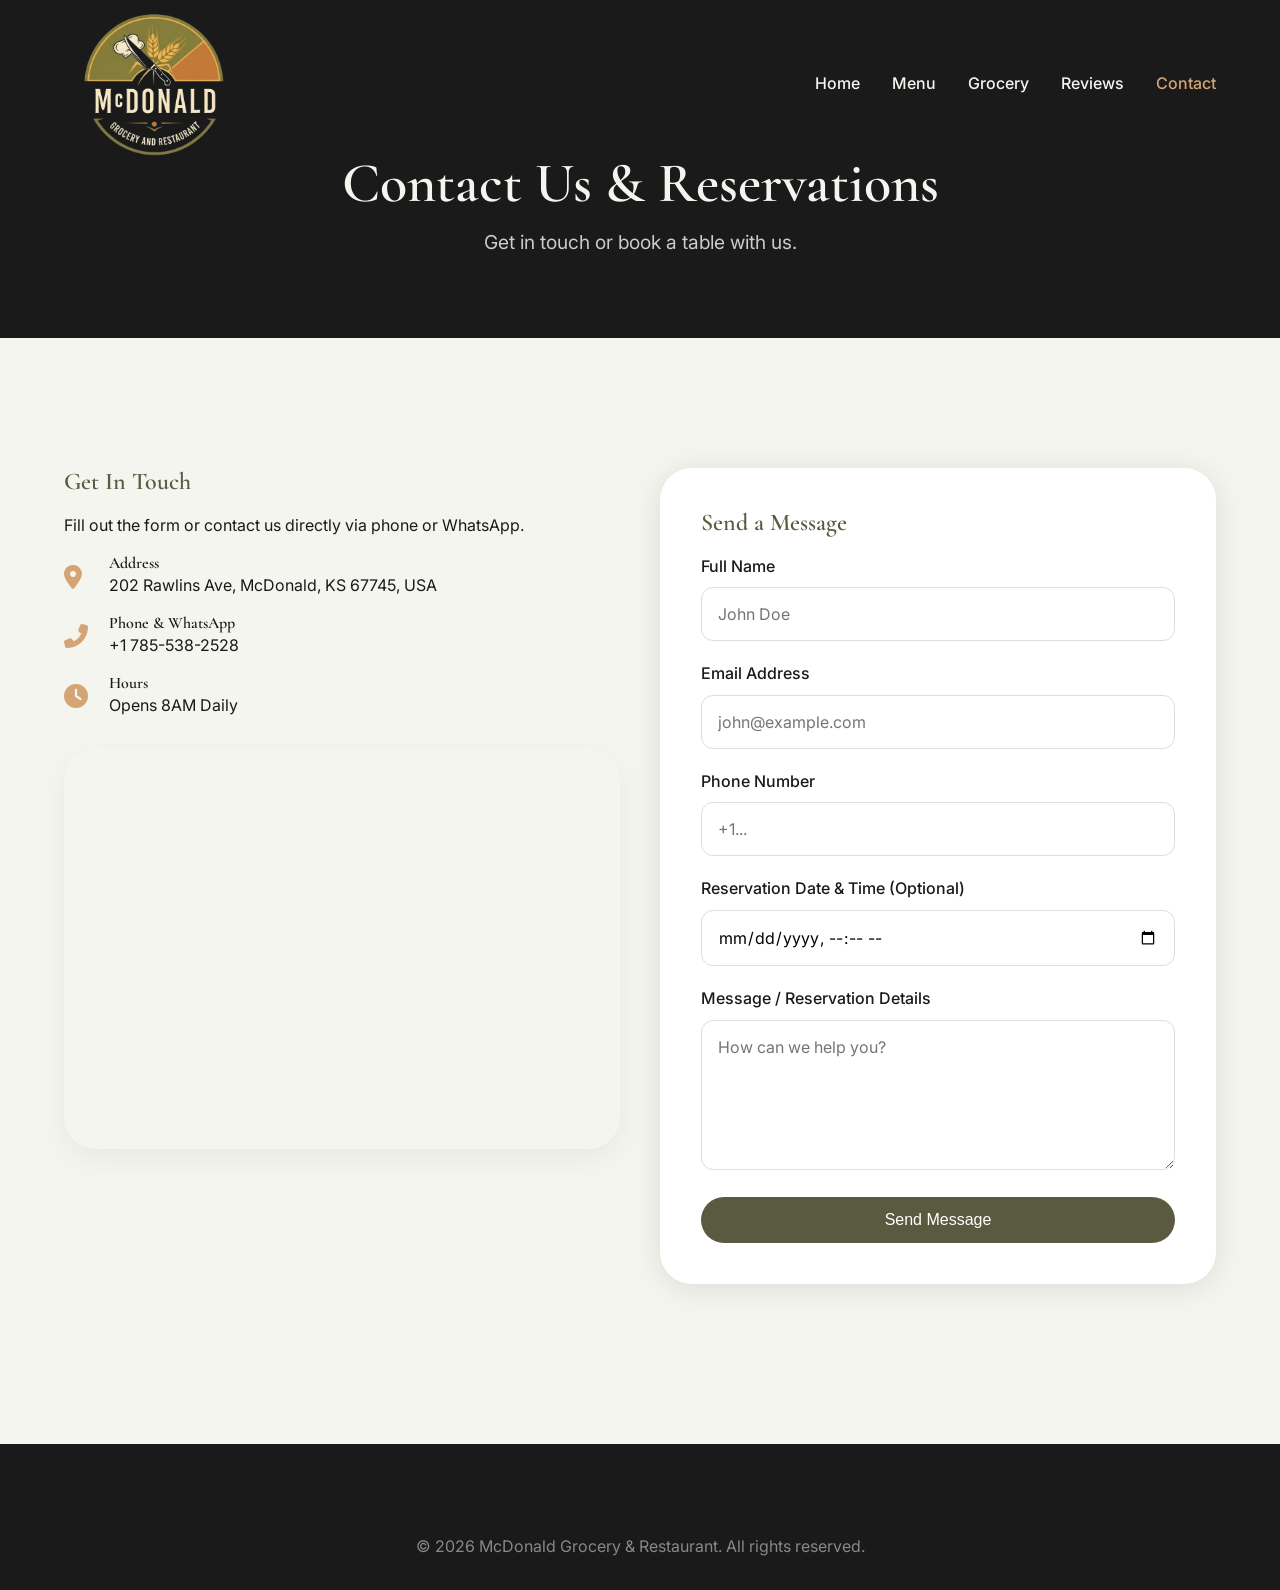
<file: contact.html>
<!DOCTYPE html>
<html lang="en">
<head>
    <meta charset="UTF-8">
    <meta name="viewport" content="width=device-width, initial-scale=1.0">
    <title>Contact | McDonald Grocery & Restaurant</title>
    
    <!-- Favicon -->
    <link rel="icon" type="image/png" href="restaurant-logo.png">

    <!-- Open Graph / Facebook / WhatsApp -->
    <meta property="og:type" content="website">
    <meta property="og:url" content="https://macdonalgroceryresturant.vercel.app/contact.html">
    <meta property="og:title" content="Contact Us | McDonald Grocery & Restaurant">
    <meta property="og:description" content="Get in touch or book a table with us. We are located in McDonald, KS.">
    <meta property="og:image" content="restaurant-logo.png">

    <link rel="stylesheet" href="https://cdnjs.cloudflare.com/ajax/libs/font-awesome/6.4.0/css/all.min.css">
    <link href="https://unpkg.com/aos@2.3.1/dist/aos.css" rel="stylesheet">
    <link rel="stylesheet" href="style.css">
</head>
<body>
    <nav class="navbar">
        <div class="container">
            <a href="index.html" class="logo"><img src="restaurant-logo.png" alt="McDonald Grocery & Restaurant" style="height: 140px; border-radius: 50%; transform: scale(1.3); transform-origin: left center; object-fit: contain; margin: -10px 0;"></a>
            <button class="hamburger"><i class="fas fa-bars"></i></button>
            <ul class="nav-links">
                <a href="index.html" class="close-menu"><i class="fas fa-times"></i></a>
                <li><a href="index.html">Home</a></li>
                <li><a href="menu.html">Menu</a></li>
                <li><a href="grocery.html">Grocery</a></li>
                <li><a href="reviews.html">Reviews</a></li>
                <li><a href="contact.html" class="active">Contact</a></li>
            </ul>
        </div>
    </nav>

    <header class="page-header">
        <div class="container" data-aos="fade-in">
            <h1>Contact Us & Reservations</h1>
            <p>Get in touch or book a table with us.</p>
        </div>
    </header>

    <section class="section">
        <div class="container">
            <div class="grid-2 contact-grid">
                
                <!-- Contact Info & Map -->
                <div data-aos="fade-right">
                    <h2 class="mb-4">Get In Touch</h2>
                    <p class="mb-4 text-gray">Fill out the form or contact us directly via phone or WhatsApp.</p>
                    
                    <div style="margin-bottom: 30px;">
                        <div style="display: flex; gap: 15px; margin-bottom: 15px; align-items: center;">
                            <i class="fas fa-map-marker-alt" style="color: var(--accent); font-size: 1.5rem; width: 30px;"></i>
                            <div>
                                <h4 style="margin: 0; color: var(--text);">Address</h4>
                                <p style="margin: 0;">202 Rawlins Ave, McDonald, KS 67745, USA</p>
                            </div>
                        </div>
                        <div style="display: flex; gap: 15px; margin-bottom: 15px; align-items: center;">
                            <i class="fas fa-phone-alt" style="color: var(--accent); font-size: 1.5rem; width: 30px;"></i>
                            <div>
                                <h4 style="margin: 0; color: var(--text);">Phone & WhatsApp</h4>
                                <p style="margin: 0;"><a href="tel:+17855382528" style="color: var(--text);">+1 785-538-2528</a></p>
                            </div>
                        </div>
                        <div style="display: flex; gap: 15px; margin-bottom: 15px; align-items: center;">
                            <i class="fas fa-clock" style="color: var(--accent); font-size: 1.5rem; width: 30px;"></i>
                            <div>
                                <h4 style="margin: 0; color: var(--text);">Hours</h4>
                                <p style="margin: 0;">Opens 8AM Daily</p>
                            </div>
                        </div>
                    </div>

                    <div class="map-container">
                        <iframe src="https://www.google.com/maps/embed?pb=!1m18!1m12!1m3!1d11894.137812038753!2d-101.37191141380387!3d39.789127599999995!2m3!1f0!2f0!3f0!3m2!1i1024!2i768!4f13.1!3m3!1m2!1s0x87723af8c7ce831d%3A0xc3cfdf82f81cfbc2!2s202%20Rawlins%20Ave%2C%20McDonald%2C%20KS%2067745!5e0!3m2!1sen!2sus!4v1714574971234!5m2!1sen!2sus" allowfullscreen="" loading="lazy" referrerpolicy="no-referrer-when-downgrade"></iframe>
                    </div>
                </div>

                <!-- Contact Form -->
                <div data-aos="fade-left">
                    <div class="glass-card" style="background: #fff;">
                        <h2 class="mb-4">Send a Message</h2>
                        <!-- Using Formspree as requested in the plan -->
                        <form action="https://formspree.io/f/placeholder" method="POST" class="contact-form">
                            <div>
                                <label for="name" style="display: block; font-weight: 500; margin-bottom: 8px;">Full Name</label>
                                <input type="text" id="name" name="name" placeholder="John Doe" required>
                            </div>
                            <div>
                                <label for="email" style="display: block; font-weight: 500; margin-bottom: 8px;">Email Address</label>
                                <input type="email" id="email" name="email" placeholder="john@example.com" required>
                            </div>
                            <div>
                                <label for="phone" style="display: block; font-weight: 500; margin-bottom: 8px;">Phone Number</label>
                                <input type="tel" id="phone" name="phone" placeholder="+1..." required>
                            </div>
                            <div>
                                <label for="reservation_date" style="display: block; font-weight: 500; margin-bottom: 8px;">Reservation Date & Time (Optional)</label>
                                <input type="datetime-local" id="reservation_date" name="reservation_date">
                            </div>
                            <div>
                                <label for="message" style="display: block; font-weight: 500; margin-bottom: 8px;">Message / Reservation Details</label>
                                <textarea id="message" name="message" placeholder="How can we help you?" required></textarea>
                            </div>
                            <button type="submit" class="btn btn-primary" style="width: 100%;">Send Message</button>
                        </form>
                    </div>
                </div>

            </div>
        </div>
    </section>

    <!-- Footer -->
    <footer>
        <div class="container">
            <div class="footer-bottom" style="border-top: none;">
                &copy; 2026 McDonald Grocery & Restaurant. All rights reserved.
            </div>
        </div>
    </footer>


    <div class="back-to-top">
        <i class="fas fa-arrow-up"></i>
    </div>

    <script src="https://unpkg.com/aos@2.3.1/dist/aos.js"></script>
    <script src="script.js"></script>
</body>
</html>
</file>
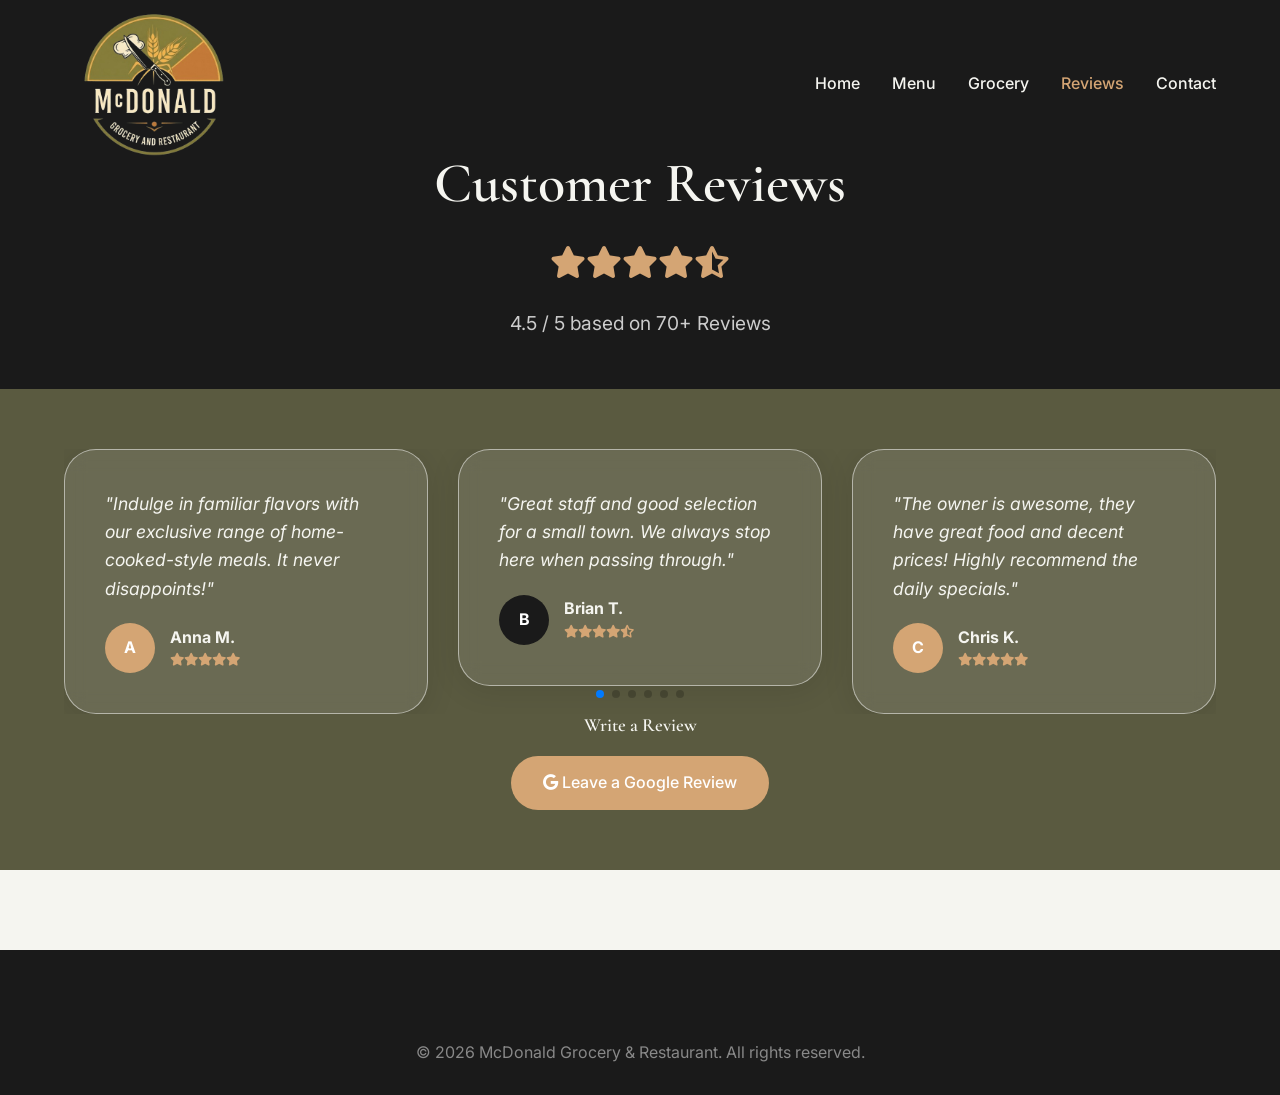
<file: reviews.html>
<!DOCTYPE html>
<html lang="en">
<head>
    <meta charset="UTF-8">
    <meta name="viewport" content="width=device-width, initial-scale=1.0">
    <title>Reviews | McDonald Grocery & Restaurant</title>
    
    <!-- Favicon -->
    <link rel="icon" type="image/png" href="restaurant-logo.png">

    <!-- Open Graph / Facebook / WhatsApp -->
    <meta property="og:type" content="website">
    <meta property="og:url" content="https://macdonalgroceryresturant.vercel.app/reviews.html">
    <meta property="og:title" content="Customer Reviews | McDonald Grocery & Restaurant">
    <meta property="og:description" content="Read what our customers have to say about our food and service. 4.5/5 based on 70+ reviews.">
    <meta property="og:image" content="restaurant-logo.png">

    <!-- CSS Dependencies -->
    <link rel="stylesheet" href="https://cdnjs.cloudflare.com/ajax/libs/font-awesome/6.4.0/css/all.min.css">
    <link href="https://unpkg.com/aos@2.3.1/dist/aos.css" rel="stylesheet">
    <link rel="stylesheet" href="https://cdn.jsdelivr.net/npm/swiper@10/swiper-bundle.min.css" />
    <link rel="stylesheet" href="style.css">
</head>
<body>
    <!-- Navbar -->
    <nav class="navbar">
        <div class="container">
            <a href="index.html" class="logo"><img src="restaurant-logo.png" alt="McDonald Grocery & Restaurant" style="height: 140px; border-radius: 50%; transform: scale(1.3); transform-origin: left center; object-fit: contain; margin: -10px 0;"></a>
            <button class="hamburger"><i class="fas fa-bars"></i></button>
            <ul class="nav-links">
                <a href="index.html" class="close-menu"><i class="fas fa-times"></i></a>
                <li><a href="index.html">Home</a></li>
                <li><a href="menu.html">Menu</a></li>
                <li><a href="grocery.html">Grocery</a></li>
                <li><a href="reviews.html" class="active">Reviews</a></li>
                <li><a href="contact.html">Contact</a></li>
            </ul>
        </div>
    </nav>

    <header class="page-header" style="padding-bottom: 50px;">
        <div class="container" data-aos="fade-in">
            <h1>Customer Reviews</h1>
            <div style="font-size: 2rem; color: var(--accent); margin: 20px 0;">
                <i class="fas fa-star"></i><i class="fas fa-star"></i><i class="fas fa-star"></i><i class="fas fa-star"></i><i class="fas fa-star-half-alt"></i>
            </div>
            <p>4.5 / 5 based on 70+ Reviews</p>
        </div>
    </header>

    <section class="reviews-section" style="padding: 60px 0;">
        <div class="container" data-aos="fade-up">
            
            <div class="swiper reviews-slider">
                <div class="swiper-wrapper">
                    
                    <!-- Slide 1 -->
                    <div class="swiper-slide">
                        <div class="review-card glass-card" style="height: 100%;">
                            <p>"Indulge in familiar flavors with our exclusive range of home-cooked-style meals. It never disappoints!"</p>
                            <div class="review-author">
                                <div class="review-avatar">A</div>
                                <div>
                                    <strong style="color: var(--secondary);">Anna M.</strong>
                                    <div style="color: var(--accent); font-size: 0.8rem;">
                                        <i class="fas fa-star"></i><i class="fas fa-star"></i><i class="fas fa-star"></i><i class="fas fa-star"></i><i class="fas fa-star"></i>
                                    </div>
                                </div>
                            </div>
                        </div>
                    </div>

                    <!-- Slide 2 -->
                    <div class="swiper-slide">
                        <div class="review-card glass-card" style="height: 100%;">
                            <p>"Great staff and good selection for a small town. We always stop here when passing through."</p>
                            <div class="review-author">
                                <div class="review-avatar" style="background: var(--dark-bg);">B</div>
                                <div>
                                    <strong style="color: var(--secondary);">Brian T.</strong>
                                    <div style="color: var(--accent); font-size: 0.8rem;">
                                        <i class="fas fa-star"></i><i class="fas fa-star"></i><i class="fas fa-star"></i><i class="fas fa-star"></i><i class="fas fa-star-half-alt"></i>
                                    </div>
                                </div>
                            </div>
                        </div>
                    </div>

                    <!-- Slide 3 -->
                    <div class="swiper-slide">
                        <div class="review-card glass-card" style="height: 100%;">
                            <p>"The owner is awesome, they have great food and decent prices! Highly recommend the daily specials."</p>
                            <div class="review-author">
                                <div class="review-avatar">C</div>
                                <div>
                                    <strong style="color: var(--secondary);">Chris K.</strong>
                                    <div style="color: var(--accent); font-size: 0.8rem;">
                                        <i class="fas fa-star"></i><i class="fas fa-star"></i><i class="fas fa-star"></i><i class="fas fa-star"></i><i class="fas fa-star"></i>
                                    </div>
                                </div>
                            </div>
                        </div>
                    </div>

                    <!-- Slide 4 -->
                    <div class="swiper-slide">
                        <div class="review-card glass-card" style="height: 100%;">
                            <p>"Pizza was great! The lady whom help me was very very nice!"</p>
                            <div class="review-author">
                                <div class="review-avatar" style="background: var(--dark-bg);">D</div>
                                <div>
                                    <strong style="color: var(--secondary);">Dana S.</strong>
                                    <div style="color: var(--accent); font-size: 0.8rem;">
                                        <i class="fas fa-star"></i><i class="fas fa-star"></i><i class="fas fa-star"></i><i class="fas fa-star"></i><i class="fas fa-star"></i>
                                    </div>
                                </div>
                            </div>
                        </div>
                    </div>

                    <!-- Slide 5 -->
                    <div class="swiper-slide">
                        <div class="review-card glass-card" style="height: 100%;">
                            <p>"Wonderful people! Friendly Smiles and your down home type facility. Will come again."</p>
                            <div class="review-author">
                                <div class="review-avatar">E</div>
                                <div>
                                    <strong style="color: var(--secondary);">Elliot R.</strong>
                                    <div style="color: var(--accent); font-size: 0.8rem;">
                                        <i class="fas fa-star"></i><i class="fas fa-star"></i><i class="fas fa-star"></i><i class="fas fa-star"></i><i class="fas fa-star"></i>
                                    </div>
                                </div>
                            </div>
                        </div>
                    </div>

                    <!-- Slide 6 -->
                    <div class="swiper-slide">
                        <div class="review-card glass-card" style="height: 100%;">
                            <p>"Great little place! The food & customer service was wonderful!"</p>
                            <div class="review-author">
                                <div class="review-avatar" style="background: var(--dark-bg);">F</div>
                                <div>
                                    <strong style="color: var(--secondary);">Frank W.</strong>
                                    <div style="color: var(--accent); font-size: 0.8rem;">
                                        <i class="fas fa-star"></i><i class="fas fa-star"></i><i class="fas fa-star"></i><i class="fas fa-star"></i><i class="fas fa-star"></i>
                                    </div>
                                </div>
                            </div>
                        </div>
                    </div>

                </div>
                <!-- Pagination -->
                <div class="swiper-pagination mt-4"></div>
            </div>

            <div class="text-center mt-8 pt-8">
                <h3 style="color: var(--secondary); margin-bottom: 20px;">Write a Review</h3>
                <a href="https://www.google.com/maps/search/McDonald+Grocery+And+Restaurant,+McDonald,+KS+67745" target="_blank" class="btn btn-accent"><i class="fab fa-google mr-2"></i> Leave a Google Review</a>
            </div>
            
        </div>
    </section>

    <!-- Footer -->
    <footer>
        <div class="container">
            <div class="footer-bottom" style="border-top: none;">
                &copy; 2026 McDonald Grocery & Restaurant. All rights reserved.
            </div>
        </div>
    </footer>


    <div class="back-to-top">
        <i class="fas fa-arrow-up"></i>
    </div>

    <!-- JS Scripts -->
    <script src="https://unpkg.com/aos@2.3.1/dist/aos.js"></script>
    <script src="https://cdn.jsdelivr.net/npm/swiper@10/swiper-bundle.min.js"></script>
    <script src="script.js"></script>
</body>
</html>
</file>
<file: style.css>
/* restaurant-website/css/style.css */
@import url('https://fonts.googleapis.com/css2?family=Cormorant+Garamond:wght@400;500;600;700&family=Inter:wght@300;400;500;600;700&display=swap');

:root {
  --primary: #5A5A40;
  --secondary: #f5f5f0;
  --accent: #D4A574;
  --text: #1a1a1a;
  --dark-bg: #1a1a1a;
  
  --font-heading: 'Cormorant Garamond', serif;
  --font-body: 'Inter', sans-serif;
  
  --radius-lg: 32px;
  --radius-md: 24px;
  --radius-sm: 12px;
  
  --shadow-light: 0 10px 30px rgba(0,0,0,0.05);
  --shadow-glass: 0 4px 30px rgba(0, 0, 0, 0.1);
}

* {
  margin: 0;
  padding: 0;
  box-sizing: border-box;
}

body {
  font-family: var(--font-body);
  color: var(--text);
  background-color: var(--secondary);
  line-height: 1.6;
  overflow-x: hidden;
}

h1, h2, h3, h4, h5, h6 {
  font-family: var(--font-heading);
  color: var(--primary);
  font-weight: 600;
  line-height: 1.2;
}

a {
  text-decoration: none;
  color: inherit;
  transition: all 0.3s ease;
}

/* Utilities */
.container {
  width: 90%;
  max-width: 1200px;
  margin: 0 auto;
}
.section {
  padding: 80px 0;
}
.text-center { text-align: center; }
.mb-2 { margin-bottom: 0.5rem; }
.mb-4 { margin-bottom: 1rem; }
.mb-8 { margin-bottom: 2rem; }
.mt-4 { margin-top: 1rem; }

/* Buttons */
.btn {
  display: inline-block;
  padding: 14px 32px;
  border-radius: 50px; /* Pill-shaped */
  font-weight: 500;
  font-size: 1rem;
  border: none;
  cursor: pointer;
  transition: all 0.3s ease;
  text-align: center;
}
.btn-primary {
  background-color: var(--primary);
  color: #fff;
}
.btn-primary:hover {
  background-color: var(--dark-bg);
  transform: translateY(-2px);
}
.btn-accent {
  background-color: var(--accent);
  color: #fff;
}
.btn-accent:hover {
  background-color: var(--dark-bg);
  transform: translateY(-2px);
}
.btn-outline {
  background-color: transparent;
  border: 2px solid var(--primary);
  color: var(--primary);
}
.btn-outline:hover {
  background-color: var(--primary);
  color: #fff;
  transform: translateY(-2px);
}

/* Glassmorphism */
.glass-card {
  background: rgba(255, 255, 255, 0.7);
  backdrop-filter: blur(10px);
  -webkit-backdrop-filter: blur(10px);
  border: 1px solid rgba(255, 255, 255, 0.5);
  border-radius: var(--radius-lg);
  box-shadow: var(--shadow-glass);
  padding: 40px;
  transition: transform 0.3s ease;
}
.glass-card:hover {
  transform: translateY(-5px);
}

/* Header & Navbar */
.navbar {
  position: fixed;
  top: 0;
  width: 100%;
  padding: 24px 0;
  z-index: 1000;
  transition: all 0.4s ease;
}
.navbar.scrolled {
  background: rgba(90, 90, 64, 0.8); /* Semi-transparent Olive */
  backdrop-filter: blur(12px);
  -webkit-backdrop-filter: blur(12px);
  padding: 12px 0;
  box-shadow: 0 8px 32px rgba(0, 0, 0, 0.2);
  border-bottom: 1px solid rgba(212, 165, 116, 0.2); /* Accent border */
}
.navbar .container {
  display: flex;
  justify-content: space-between;
  align-items: center;
}
.logo {
  display: flex;
  align-items: center;
}
.logo img {
  transition: all 0.4s ease;
}
.navbar.scrolled .nav-links a {
  color: #fff;
}
.navbar.scrolled .logo img {
  transform: scale(0.8);
  transform-origin: left center;
}
.nav-links {
  display: flex;
  gap: 32px;
  list-style: none;
}
.nav-links a {
  color: var(--secondary); /* Based on hero dark bg */
  font-weight: 500;
  font-size: 1rem;
}
.navbar.scrolled .nav-links a { color: #fff; }
.nav-links a:hover, .nav-links a.active {
  color: var(--accent);
}
.hamburger {
  display: none;
  cursor: pointer;
  background: none;
  border: none;
  font-size: 1.5rem;
  color: var(--secondary);
}
.navbar.scrolled .hamburger { color: #fff; }
.close-menu { display: none; }

/* Hero Section */
.hero {
  height: 100vh;
  background-image: linear-gradient(rgba(26, 26, 26, 0.6), rgba(26, 26, 26, 0.4)), url('https://images.unsplash.com/photo-1555396273-367ea4eb4db5?q=80&w=2000&auto=format&fit=crop');
  background-size: cover;
  background-position: center;
  background-attachment: fixed;
  display: flex;
  align-items: center;
  justify-content: center;
  text-align: center;
  color: #fff;
  padding: 0 20px;
}
.hero-content h1 {
  font-size: 4.5rem;
  color: #fff;
  margin-bottom: 20px;
}
.hero-content p {
  font-size: 1.2rem;
  margin-bottom: 40px;
  font-weight: 300;
}
.hero-buttons {
  display: flex;
  justify-content: center;
  gap: 16px;
}

/* Feature Grid */
.grid-2 { display: grid; grid-template-columns: 1fr 1fr; gap: 40px; }
.grid-3 { display: grid; grid-template-columns: repeat(3, 1fr); gap: 40px; }
.grid-4 { display: grid; grid-template-columns: repeat(4, 1fr); gap: 30px; }

/* Menu Card */
.menu-card {
  background: #fff;
  border-radius: var(--radius-lg);
  overflow: hidden;
  box-shadow: var(--shadow-light);
  transition: transform 0.3s ease;
}
.menu-card:hover {
  transform: translateY(-8px);
}
.menu-img {
  height: 250px;
  width: 100%;
  object-fit: cover;
}
.menu-info {
  padding: 24px;
}
.menu-header {
  display: flex;
  justify-content: space-between;
  align-items: flex-start;
  margin-bottom: 12px;
}
.menu-title { font-size: 1.3rem; margin: 0; }
.menu-price { font-weight: 600; color: var(--accent); font-size: 1.2rem; }
.menu-desc { color: #666; font-size: 0.95rem; margin-bottom: 20px; }

/* Menu Filtering */
.menu-filters {
  display: flex;
  justify-content: center;
  flex-wrap: wrap;
  gap: 16px;
  margin-bottom: 40px;
}
.filter-btn {
  padding: 8px 24px;
  background: transparent;
  border: 1px solid var(--primary);
  border-radius: 50px;
  color: var(--primary);
  cursor: pointer;
  transition: all 0.3s;
  font-size: 0.95rem;
}
.filter-btn.active, .filter-btn:hover {
  background: var(--primary);
  color: #fff;
}
.menu-item-wrap.hide { display: none; }

/* Icon Features */
.feature-icon-card {
  text-align: center;
  padding: 30px 20px;
}
.feature-icon-card i {
  font-size: 2.5rem;
  color: var(--accent);
  margin-bottom: 20px;
}

/* Reviews Carousel */
.reviews-section {
  background-color: var(--primary);
  color: var(--secondary);
  padding: 100px 0;
}
.reviews-section h2 { color: var(--secondary); }
.review-card {
  background: rgba(255, 255, 255, 0.1);
  padding: 40px;
  border-radius: var(--radius-lg);
  backdrop-filter: blur(10px);
}
.review-card p { font-size: 1.1rem; font-style: italic; margin-bottom: 20px; }
.review-author { display: flex; align-items: center; gap: 15px; }
.review-avatar {
  width: 50px; height: 50px; border-radius: 50%; background: var(--accent);
  display: flex; align-items: center; justify-content: center; font-weight: bold; color: #fff;
}

/* Contact & Info */
.contact-grid { margin-top: 50px; }
.contact-form input, .contact-form textarea, .contact-form select {
  width: 100%;
  padding: 16px;
  border: 1px solid #ddd;
  border-radius: var(--radius-sm);
  margin-bottom: 20px;
  font-family: inherit;
  font-size: 1rem;
  background: #fff;
}
.contact-form textarea { height: 150px; resize: vertical; }
.contact-form input:focus, .contact-form textarea:focus, .contact-form select:focus {
  outline: none;
  border-color: var(--accent);
}

/* Page Header */
.page-header {
  padding: 150px 0 80px;
  background-color: var(--dark-bg);
  color: #fff;
  text-align: center;
}
.page-header h1 { color: var(--secondary); font-size: 3.5rem; margin-bottom: 10px; }
.page-header p { color: #ccc; font-size: 1.2rem; }

/* Map iframe */
.map-container {
  border-radius: var(--radius-lg);
  overflow: hidden;
  height: 400px;
  box-shadow: var(--shadow-light);
}
.map-container iframe { width: 100%; height: 100%; border: 0; }



.back-to-top {
  position: fixed;
  bottom: 30px;
  right: 30px;
  background-color: var(--primary);
  color: white;
  width: 50px;
  height: 50px;
  border-radius: 50%;
  display: flex;
  align-items: center;
  justify-content: center;
  font-size: 20px;
  box-shadow: 0 4px 15px rgba(0, 0, 0, 0.2);
  z-index: 1000;
  cursor: pointer;
  opacity: 0;
  pointer-events: none;
  transition: all 0.3s ease;
}
.back-to-top.visible {
  opacity: 1;
  pointer-events: auto;
}
.back-to-top:hover {
  background-color: var(--dark-bg);
  transform: translateY(-5px);
}

/* Footer */
footer {
  background-color: var(--dark-bg);
  color: #fff;
  padding: 60px 0 30px;
  margin-top: 80px;
}
.footer-grid { margin-bottom: 40px; }
.footer-col h3 { color: var(--accent); margin-bottom: 20px; }
.footer-col p, .footer-col a { color: #bbb; margin-bottom: 10px; display: inline-block; }
.footer-col a:hover { color: var(--accent); }
.footer-bottom {
  text-align: center;
  justify-content: space-between;
  border-top: 1px solid #333;
  padding-top: 30px;
  color: #888;
}

/* Responsive */
@media (max-width: 991px) {
  .hero-content h1 { font-size: 3.5rem; }
  .grid-4 { grid-template-columns: repeat(2, 1fr); }
  .grid-3 { grid-template-columns: repeat(2, 1fr); }
  .grid-2 { grid-template-columns: 1fr; }
}

@media (max-width: 768px) {
  .hero {
    background-attachment: scroll;
    background-position: center center;
  }
  .hero-content h1 { font-size: 2.8rem; }
  .hamburger { display: block; }
  .nav-links {
    position: fixed;
    top: 0;
    right: -100%;
    width: 250px;
    height: 100vh;
    background: #fff;
    flex-direction: column;
    padding: 80px 30px;
    box-shadow: -5px 0 20px rgba(0,0,0,0.1);
    transition: 0.4s ease;
  }
  .nav-links.active { right: 0; }
  .nav-links a { color: var(--text) !important; font-size: 1.2rem; }
  .close-menu {
    display: block;
    position: absolute;
    top: 25px;
    right: 25px;
    font-size: 2rem;
    color: var(--primary);
    cursor: pointer;
    z-index: 1001;
    transition: transform 0.3s ease;
  }
  .close-menu:hover {
    transform: rotate(90deg);
    color: var(--accent);
  }
  .grid-3, .grid-4 { grid-template-columns: 1fr; }
  .hero-buttons { flex-direction: column; }
  .glass-card { padding: 30px 20px; }
}
</file>
